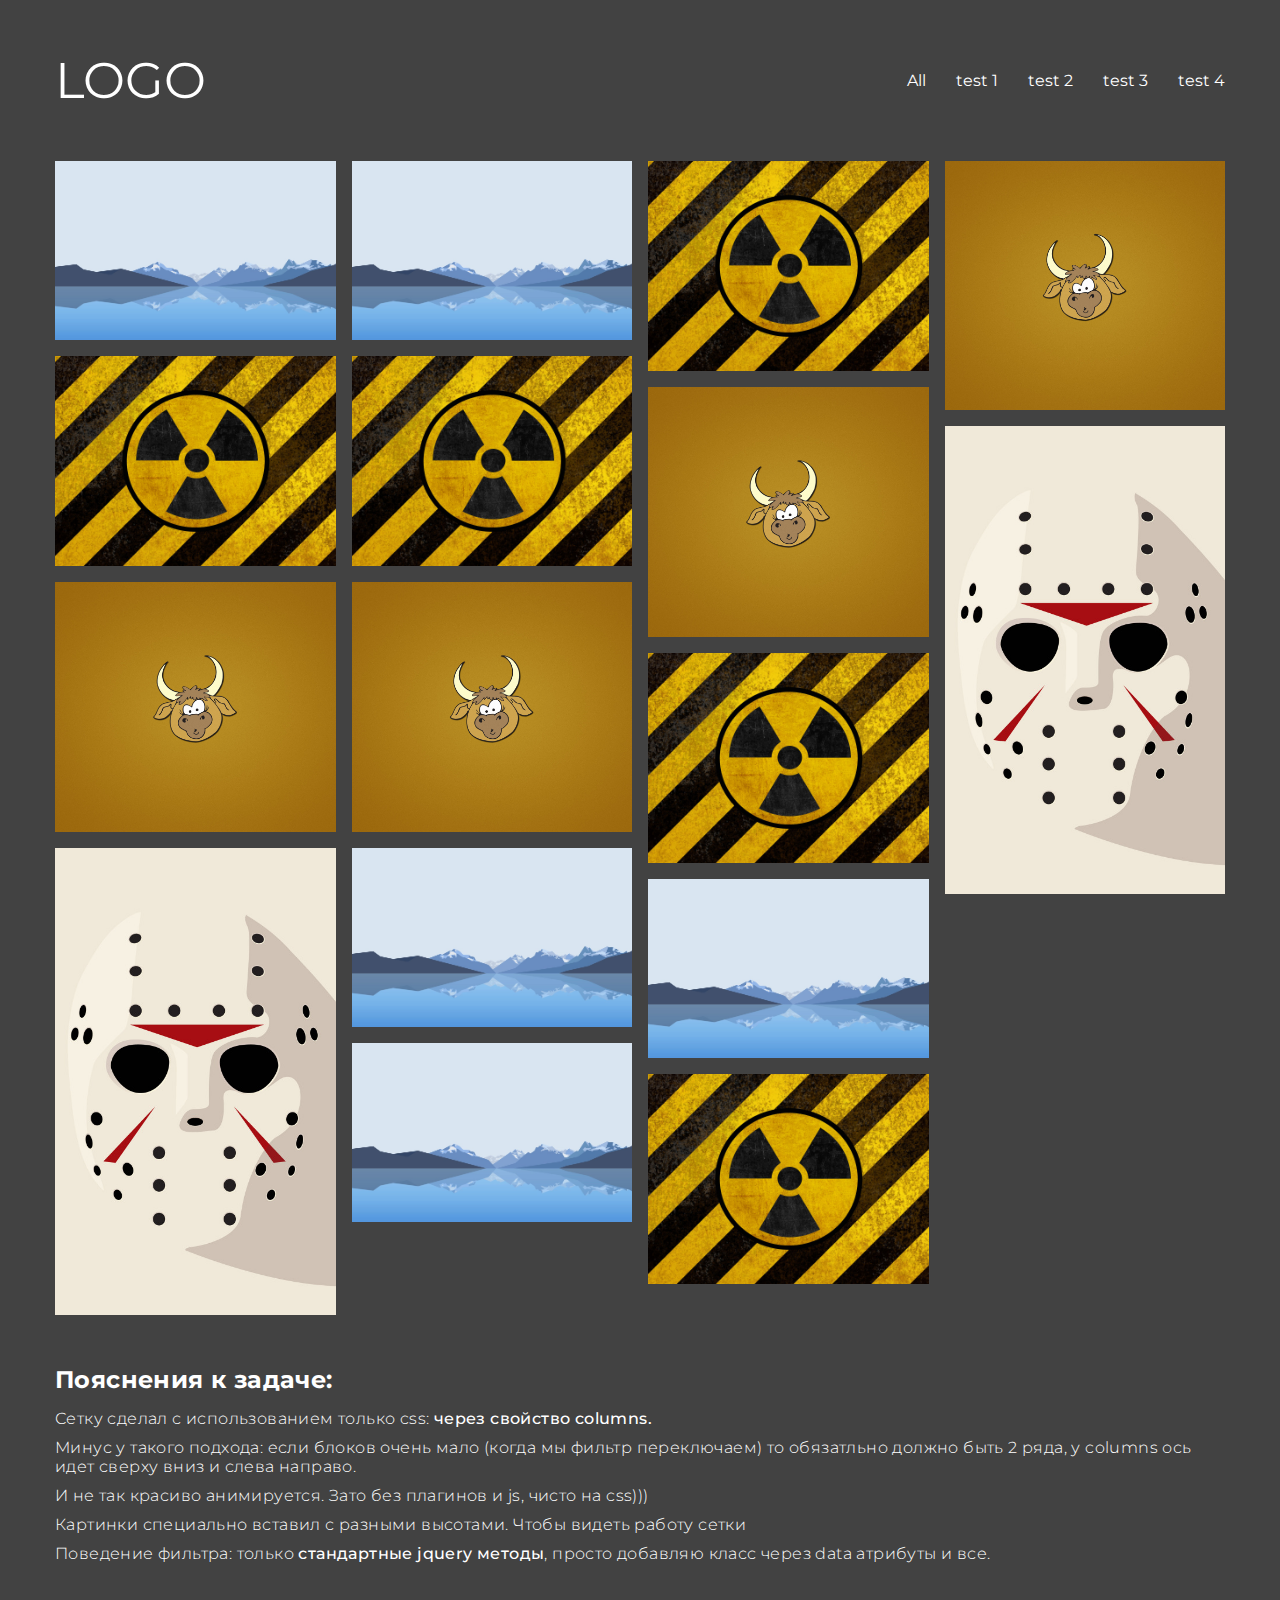
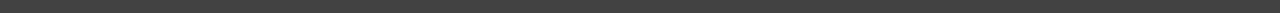
<file: task1.html>
<!DOCTYPE html>
<html>

<head>
    <meta charset='UTF-8'>
    <meta name='viewport' content='width=device-width,user-scalable=no'>
    <title>Задание 1</title>

    <link rel="icon" href="favicon.ico" type="image/x-icon" />
    <link rel="shortcut icon" href="favicon.ico" type="image/x-icon" />

    <link rel='stylesheet' type='text/css' href='css/style.css'>

</head>

<body>
    <div class="pageWrapper">
        <header class="header">
            <div class="container">
                <div class="headerContent">
                    <div class="logo">
                        <a href="#"></a>
                        <span class="logoText">Logo</span>
                    </div>
                    <nav class="menu">
                        <ul>
                            <li><a href="#" data-filter="all">All</a></li>
                            <li><a href="#" data-filter="test_1">test 1</a></li>
                            <li><a href="#" data-filter="test_2">test 2</a></li>
                            <li><a href="#" data-filter="test_3">test 3</a></li>
                            <li><a href="#" data-filter="test_4">test 4</a></li>
                        </ul>
                    </nav>
                </div>
            </div>

        </header>
        <main class="main">
            <div class="container">
                <div class="filterList">
                    <div class="filterItem" data-filter="test_1"> <img src="img/pic1.jpg" alt="картинка" /> </div>
                    <div class="filterItem" data-filter="test_2"> <img src="img/pic2.jpg" alt="картинка" /> </div>
                    <div class="filterItem" data-filter="test_3"> <img src="img/pic3.jpg" alt="картинка" /> </div>
                    <div class="filterItem" data-filter="test_4"> <img src="img/pic4.jpg" alt="картинка" /> </div>

                    <div class="filterItem" data-filter="test_1"> <img src="img/pic1.jpg" alt="картинка" /> </div>
                    <div class="filterItem" data-filter="test_2"> <img src="img/pic2.jpg" alt="картинка" /> </div>
                    <div class="filterItem" data-filter="test_3"> <img src="img/pic3.jpg" alt="картинка" /> </div>
                    <div class="filterItem" data-filter="test_1"> <img src="img/pic1.jpg" alt="картинка" /> </div>

                    <div class="filterItem" data-filter="test_1"> <img src="img/pic1.jpg" alt="картинка" /> </div>
                    <div class="filterItem" data-filter="test_2"> <img src="img/pic2.jpg" alt="картинка" /> </div>
                    <div class="filterItem" data-filter="test_3"> <img src="img/pic3.jpg" alt="картинка" /> </div>
                    <div class="filterItem" data-filter="test_2"> <img src="img/pic2.jpg" alt="картинка" /> </div>

                    <div class="filterItem" data-filter="test_1"> <img src="img/pic1.jpg" alt="картинка" /> </div>
                    <div class="filterItem" data-filter="test_2"> <img src="img/pic2.jpg" alt="картинка" /> </div>
                    <div class="filterItem" data-filter="test_3"> <img src="img/pic3.jpg" alt="картинка" /> </div>
                    <div class="filterItem" data-filter="test_4"> <img src="img/pic4.jpg" alt="картинка" /> </div>
                </div>
            </div>

        </main>
        <footer class="footer">
            <div class="container">
                <h2 class="caption">Пояснения к задаче:</h2>
                <p>Сетку сделал с использованием только css: <strong>через свойство columns.</strong></p>
                <p>Минус у такого подхода: eсли блоков очень мало (когда мы фильтр переключаем) то
                    обязатльно должно быть 2 ряда, у columns ось идет сверху вниз и слева направо. </p>
                <p>И не так красиво анимируется. Зато без плагинов и js, чисто на css)))</p>
                <p>Картинки специально вставил с разными высотами. Чтобы видеть работу сетки</p>
                <p>Поведение фильтра: только <strong>стандартные jquery методы</strong>, просто добавляю класс через
                    data атрибуты и все. </p>
            </div>
        </footer>
    </div>
</body>

<script type='text/javascript' src='js/jquery-3.6.4.min.js'></script>
<script type='text/javascript' src='js/scripts.js'></script>

</html>
</file>
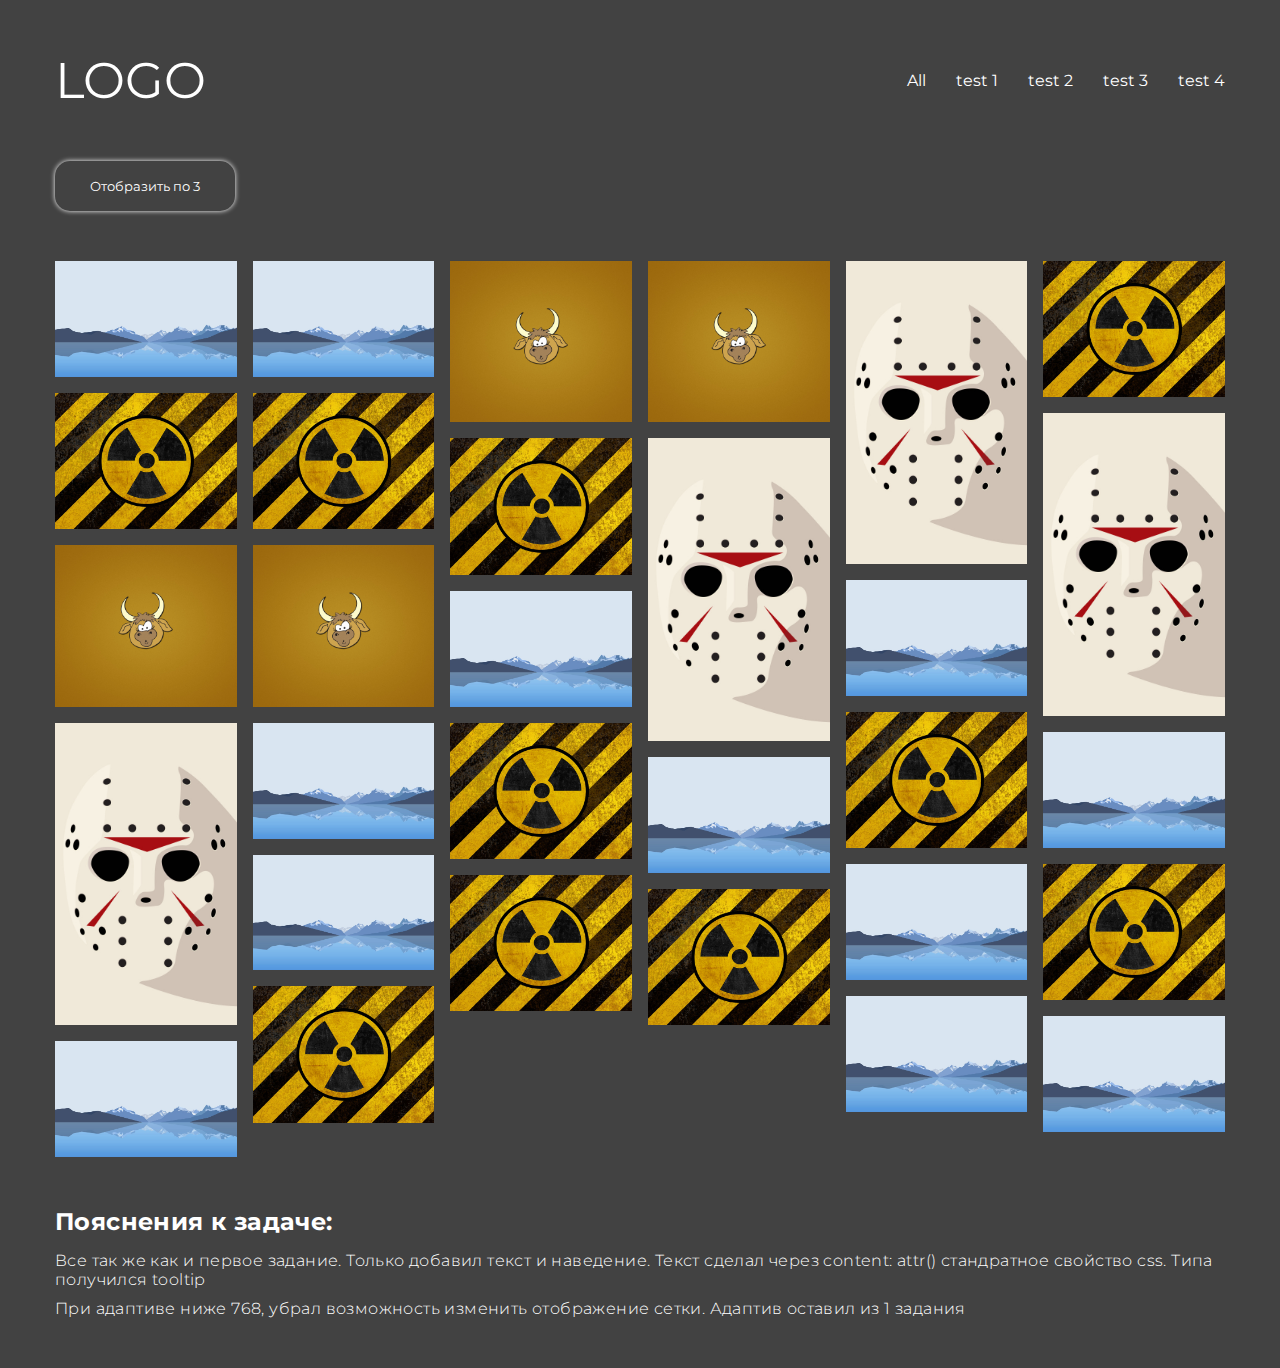
<file: task2.html>
<!DOCTYPE html>
<html>

<head>
        <meta charset='UTF-8'>
        <meta name='viewport' content='width=device-width,user-scalable=no'>
        <title>Задание 2</title>

        <link rel="icon" href="favicon.ico" type="image/x-icon" />
        <link rel="shortcut icon" href="favicon.ico" type="image/x-icon" />

        <link rel='stylesheet' type='text/css' href='css/style.css'>

</head>

<body>
        <div class="pageWrapper">
                <header class="header">
                        <div class="container">
                                <div class="headerContent">
                                        <div class="logo">
                                                <a href="#"></a>
                                                <span class="logoText">Logo</span>
                                        </div>
                                        <nav class="menu">
                                                <ul>
                                                        <li><a href="#" data-filter="all">All</a></li>
                                                        <li><a href="#" data-filter="test_1">test 1</a></li>
                                                        <li><a href="#" data-filter="test_2">test 2</a></li>
                                                        <li><a href="#" data-filter="test_3">test 3</a></li>
                                                        <li><a href="#" data-filter="test_4">test 4</a></li>
                                                </ul>
                                        </nav>
                                </div>
                        </div>

                </header>
                <main class="main">
                        <div class="container">
                                <div class="controls">
                                        <button class="btn">Отобразить по <span class="count">3</span></button>
                                </div>
                                <div class="filterList task2">
                                        <div class="filterItem" data-filter="test_1"
                                                data-title="Какой то текст несколько слов"> <img src="img/pic1.jpg"
                                                        alt="картинка" /> </div>
                                        <div class="filterItem" data-filter="test_2"
                                                data-title="Какой то текст несколько слов"> <img src="img/pic2.jpg"
                                                        alt="картинка" /> </div>
                                        <div class="filterItem" data-filter="test_3"
                                                data-title="Какой то текст несколько слов"> <img src="img/pic3.jpg"
                                                        alt="картинка" /> </div>
                                        <div class="filterItem" data-filter="test_4"
                                                data-title="Какой то текст несколько слов"> <img src="img/pic4.jpg"
                                                        alt="картинка" /> </div>

                                        <div class="filterItem" data-filter="test_1"
                                                data-title="Какой то текст несколько слов"> <img src="img/pic1.jpg"
                                                        alt="картинка" /> </div>
                                        <div class="filterItem" data-filter="test_1"
                                                data-title="Какой то текст несколько слов"> <img src="img/pic1.jpg"
                                                        alt="картинка" /> </div>
                                        <div class="filterItem" data-filter="test_2"
                                                data-title="Какой то текст несколько слов"> <img src="img/pic2.jpg"
                                                        alt="картинка" /> </div>
                                        <div class="filterItem" data-filter="test_3"
                                                data-title="Какой то текст несколько слов"> <img src="img/pic3.jpg"
                                                        alt="картинка" /> </div>
                                        <div class="filterItem" data-filter="test_1"
                                                data-title="Какой то текст несколько слов"> <img src="img/pic1.jpg"
                                                        alt="картинка" /> </div>

                                        <div class="filterItem" data-filter="test_1"
                                                data-title="Какой то текст несколько слов"> <img src="img/pic1.jpg"
                                                        alt="картинка" /> </div>
                                        <div class="filterItem" data-filter="test_2"
                                                data-title="Какой то текст несколько слов"> <img src="img/pic2.jpg"
                                                        alt="картинка" /> </div>
                                        <div class="filterItem" data-filter="test_3"
                                                data-title="Какой то текст несколько слов"> <img src="img/pic3.jpg"
                                                        alt="картинка" /> </div>
                                        <div class="filterItem" data-filter="test_2"
                                                data-title="Какой то текст несколько слов"> <img src="img/pic2.jpg"
                                                        alt="картинка" /> </div>

                                        <div class="filterItem" data-filter="test_1"
                                                data-title="Какой то текст несколько слов"> <img src="img/pic1.jpg"
                                                        alt="картинка" /> </div>
                                        <div class="filterItem" data-filter="test_2"
                                                data-title="Какой то текст несколько слов"> <img src="img/pic2.jpg"
                                                        alt="картинка" /> </div>
                                        <div class="filterItem" data-filter="test_2"
                                                data-title="Какой то текст несколько слов"> <img src="img/pic2.jpg"
                                                        alt="картинка" /> </div>
                                        <div class="filterItem" data-filter="test_3"
                                                data-title="Какой то текст несколько слов"> <img src="img/pic3.jpg"
                                                        alt="картинка" /> </div>
                                        <div class="filterItem" data-filter="test_4"
                                                data-title="Какой то текст несколько слов"> <img src="img/pic4.jpg"
                                                        alt="картинка" /> </div>

                                        <div class="filterItem" data-filter="test_1"
                                                data-title="Какой то текст несколько слов"> <img src="img/pic1.jpg"
                                                        alt="картинка" /> </div>
                                        <div class="filterItem" data-filter="test_2"
                                                data-title="Какой то текст несколько слов"> <img src="img/pic2.jpg"
                                                        alt="картинка" /> </div>
                                        <div class="filterItem" data-filter="test_4"
                                                data-title="Какой то текст несколько слов"> <img src="img/pic4.jpg"
                                                        alt="картинка" /> </div>

                                        <div class="filterItem" data-filter="test_1"
                                                data-title="Какой то текст несколько слов"> <img src="img/pic1.jpg"
                                                        alt="картинка" /> </div>
                                        <div class="filterItem" data-filter="test_2"
                                                data-title="Какой то текст несколько слов"> <img src="img/pic2.jpg"
                                                        alt="картинка" /> </div>
                                        <div class="filterItem" data-filter="test_1"
                                                data-title="Какой то текст несколько слов"> <img src="img/pic1.jpg"
                                                        alt="картинка" /> </div>

                                        <div class="filterItem" data-filter="test_1"
                                                data-title="Какой то текст несколько слов"> <img src="img/pic1.jpg"
                                                        alt="картинка" /> </div>
                                        <div class="filterItem" data-filter="test_2"
                                                data-title="Какой то текст несколько слов"> <img src="img/pic2.jpg"
                                                        alt="картинка" /> </div>
                                        <div class="filterItem" data-filter="test_4"
                                                data-title="Какой то текст несколько слов"> <img src="img/pic4.jpg"
                                                        alt="картинка" /> </div>

                                        <div class="filterItem" data-filter="test_1"
                                                data-title="Какой то текст несколько слов"> <img src="img/pic1.jpg"
                                                        alt="картинка" /> </div>
                                        <div class="filterItem" data-filter="test_2"
                                                data-title="Какой то текст несколько слов"> <img src="img/pic2.jpg"
                                                        alt="картинка" /> </div>
                                        <div class="filterItem" data-filter="test_1"
                                                data-title="Какой то текст несколько слов"> <img src="img/pic1.jpg"
                                                        alt="картинка" /> </div>
                                </div>
                        </div>
                </main>
                <footer class="footer">
                        <div class="container">
                                <h2 class="caption">Пояснения к задаче:</h2>
                                <p>Все так же как и первое задание. Только добавил текст и наведение. Текст сделал через
                                        content: attr()
                                        стандратное свойство css. Типа получился tooltip</p>

                                <p>При адаптиве ниже 768, убрал возможность изменить отображение сетки. Адаптив оставил
                                        из 1 задания</p>
                        </div>
                </footer>
        </div>
</body>

<script type='text/javascript' src='js/jquery-3.6.4.min.js'></script>
<script type='text/javascript' src='js/scripts.js'></script>

</html>
</file>
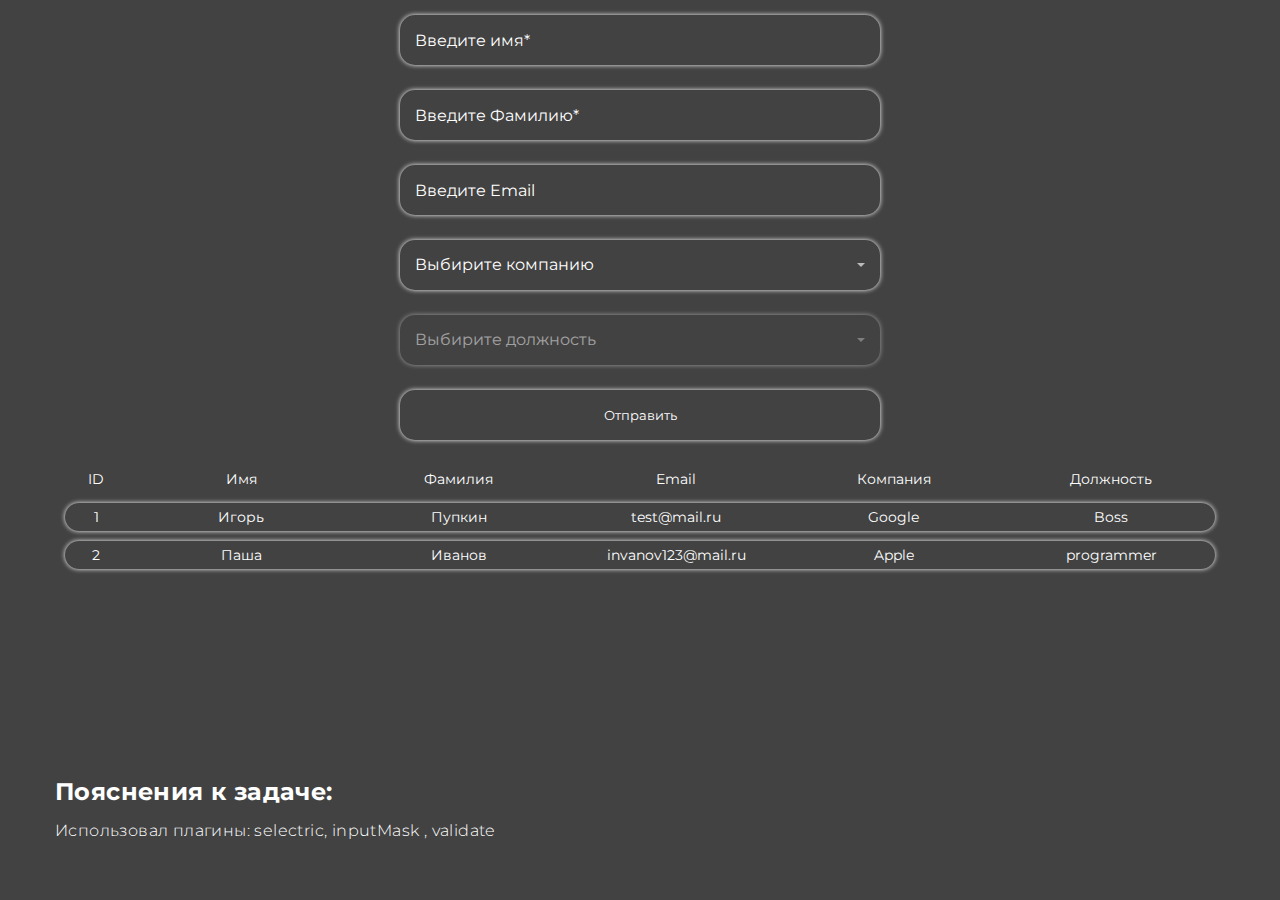
<file: task3.html>
<!DOCTYPE html>
<html>

<head>
    <meta charset='UTF-8'>
    <meta name='viewport' content='width=device-width,user-scalable=no'>
    <title>Задание 3</title>

    <link rel="icon" href="favicon.ico" type="image/x-icon" />
    <link rel="shortcut icon" href="favicon.ico" type="image/x-icon" />

    <link rel='stylesheet' type='text/css' href='css/selectric.css'>
    <link rel='stylesheet' type='text/css' href='css/style.css'>

</head>

<body>
    <div class="pageWrapper">
        <main class="main">
            <div class="container">
                <form action="" class="form">
                    <div class="inputWrapper">
                        <input type="text" name="firstName" placeholder="Введите имя*" class="required" />
                    </div>
                    <div class="inputWrapper">
                        <input type="text" name="lastName" placeholder="Введите Фамилию*" class="required" />
                    </div>
                    <div class="inputWrapper">
                        <input id="emailInput" type="text" name="email" placeholder="Введите Email" />
                    </div>
                    <div class="inputWrapper">
                        <select id="selectCompany" class="selectric" name="company" required>
                            <option disabled selected="selected" value="0">Выбирите компанию</option>
                            <option value="Google" data-id-company='r1'>Google</option>
                            <option value="Apple" data-id-company='r2'>Apple</option>
                        </select>
                    </div>
                    <div class="inputWrapper">
                        <select id="selectPosition" class="selectric" name="position" required disabled>
                            <option disabled selected="selected" value="0">Выбирите должность</option>
                            <optgroup label="Google" id="r1">
                                <option value="Дизайнер" class="r1">Дизайнер</option>
                                <option value="Frontend разработчик" class="r1">Frontend разработчик </option>
                                <option value="Backend разработчик" class="r1">Backend разработчик</option>
                            </optgroup>
                            <optgroup label="Apple" id="r2">
                                <option value="IOS разработчик" class="r2">IOS разработчик</option>
                                <option value="CEO" class="r2">CEO</option>
                            </optgroup>
                        </select>
                    </div>
                    <button class="btn" type="submit">Отправить</button>
                </form>

                <div class="table">
                    <div class="thead">
                        <div class="th">ID </div>
                        <div class="th">Имя </div>
                        <div class="th">Фамилия </div>
                        <div class="th">Email </div>
                        <div class="th">Компания </div>
                        <div class="th">Должность </div>
                    </div>
                    <div class="tbody">
                        <div class="tr">
                            <div class="td" data-mobile-title="ID">1</div>
                            <div class="td" data-mobile-title="Имя">Игорь</div>
                            <div class="td" data-mobile-title="Фамилия">Пупкин</div>
                            <div class="td" data-mobile-title="Email">test@mail.ru</div>
                            <div class="td" data-mobile-title="Компания">Google</div>
                            <div class="td" data-mobile-title="Должность">Boss</div>
                        </div>
                        <div class="tr">
                            <div class="td" data-mobile-title="ID">2</div>
                            <div class="td" data-mobile-title="Имя">Паша</div>
                            <div class="td" data-mobile-title="Фамилия">Иванов</div>
                            <div class="td" data-mobile-title="Email">invanov123@mail.ru</div>
                            <div class="td" data-mobile-title="Компания">Apple</div>
                            <div class="td" data-mobile-title="Должность">programmer </div>
                        </div>
                    </div>
                </div>
            </div>
        </main>

        <footer class="footer">
            <div class="container">
                <h2 class="caption">Пояснения к задаче:</h2>
                <p>
                    Использовал плагины: selectric, inputMask , validate
                </p>
                <p>

                </p>
            </div>
        </footer>
    </div>
</body>

<script type='text/javascript' src='js/jquery-3.6.4.min.js'></script>
<script type='text/javascript' src='js/jquery.selectric.min.js'></script>
<script type='text/javascript' src='js/jquery.inputmask.min.js'></script>
<script type='text/javascript' src='js/jquery.validate.min.js'></script>
<script type='text/javascript' src='js/scripts.js'></script>

</html>
</file>
<file: css/style.css>
@import url("https://fonts.googleapis.com/css2?family=Montserrat:wght@300;400;500;600;700;800;900&display=swap");
*,
*:before,
*:after {
  -webkit-box-sizing: border-box;
  -moz-box-sizing: border-box;
  box-sizing: border-box;
  -webkit-text-size-adjust: 100%;
  -moz-text-size-adjust: 100%;
  -ms-text-size-adjust: 100%;
}

html,
body {
  -webkit-box-sizing: border-box;
  -moz-box-sizing: border-box;
  box-sizing: border-box;
  height: 100%;
  -webkit-text-size-adjust: 100%;
  -moz-text-size-adjust: 100%;
  -ms-text-size-adjust: 100%;
}

body {
  margin: 0 auto;
  padding: 0px;
  -webkit-outline: none;
  outline: none;
  position: relative;
  min-width: 320px;
  max-height: 1000000px;
  min-height: 100vh;
  text-decoration-skip: objects;
  -webkit-font-smoothing: antialiased;
  -webkit-tap-highlight-color: transparent;
}

:focus,
:active,
:hover,
:link {
  -webkit-tap-highlight-color: rgba(0, 0, 0, 0) !important;
  -webkit-focus-ring-color: rgba(0, 0, 0, 0) !important;
  -webkit-outline: none;
  outline: none;
}

ul,
ol {
  list-style-position: inside;
  list-style-type: none;
  padding: 0;
  margin: 0;
  text-align: left;
}

li {
  height: auto;
}

h1,
h2,
h3,
h4,
h5,
h6,
p {
  margin: 0;
}

iframe {
  display: block;
  border: none;
}

img {
  display: block;
  border: none;
  max-width: 100%;
}

textarea {
  white-space: pre-wrap;
  resize: none;
}

button,
select {
  display: block;
  padding: 0;
  border: none;
  -webkit-border-radius: 0;
  -moz-border-radius: 0;
  -ms-border-radius: 0;
  border-radius: 0;
  font-family: inherit;
  background-color: transparent;
  -webkit-appearance: none;
  -moz-appearance: none;
  appearance: none;
  -webkit-box-shadow: none;
  -moz-box-shadow: none;
  box-shadow: none;
  text-transform: none;
}

button {
  width: auto;
  cursor: pointer;
}

button::-moz-focus-inner,
[type=button]::-moz-focus-inner,
[type=reset]::-moz-focus-inner,
[type=submit]::-moz-focus-inner {
  border: none;
  padding: 0;
}

[type=search],
button:-moz-focusring,
[type=button]:-moz-focusring,
[type=reset]:-moz-focusring,
[type=submit]:-moz-focusring {
  -webkit-outline: none;
  outline: none;
}

[type=search]::-webkit-search-decoration,
::-webkit-file-upload-button {
  -webkit-appearance: none;
  -moz-appearance: none;
  appearance: none;
}

[hidden],
::-ms-clear,
area {
  display: none;
}

fieldset {
  border: none;
  margin: 0;
  padding: 0;
}

legend {
  display: block;
  padding: 0;
}

menu,
dir {
  list-style: none;
  margin: 0;
  padding: 0;
}

::-webkit-input-placeholder {
  color: inherit;
}

:-ms-input-placeholder {
  color: inherit;
}

::-moz-input-placeholder {
  color: inherit;
}

::-moz-placeholder {
  color: inherit;
}

:-moz-placeholder {
  color: inherit;
}

a {
  background-color: transparent;
  color: inherit;
  text-decoration: none;
  -webkit-outline: none;
  outline: none;
}

[type=date]::-webkit-inner-spin-button {
  display: none;
}

[type=date]::-webkit-calendar-picker-indicator {
  opacity: 0;
}

body {
  width: 100%;
  max-width: 2560px;
  margin: 0 auto;
  font-family: "Montserrat", sans-serif;
  background-color: #424242;
  color: #fff;
}

a {
  -webkit-transition: all 0.3s;
  -moz-transition: all 0.3s;
  -o-transition: all 0.3s;
  transition: all 0.3s;
}

b,
strong {
  color: inherit;
  font-weight: bold;
}

::selection {
  color: #fff;
  background-color: #000000;
  -webkit-text-fill-color: #fff;
}

input,
textarea,
button {
  font-family: "Montserrat", sans-serif;
}

input,
button {
  -webkit-appearance: none;
  -moz-appearance: none;
  appearance: none;
}

.container {
  width: 100%;
  max-width: 1200px;
  padding: 0 15px;
  margin: 0 auto;
}

.pageWrapper {
  display: flex;
  flex-direction: column;
  min-height: 100vh;
}
.pageWrapper .footer {
  margin-top: auto;
}

.logo {
  position: relative;
  -webkit-transition: color 0.3s;
  -moz-transition: color 0.3s;
  -o-transition: color 0.3s;
  transition: color 0.3s;
  font-size: 50px;
}
.logo > a {
  display: block;
  position: absolute;
  left: 0;
  top: 0;
  width: 100%;
  height: 100%;
  overflow: hidden;
  text-indent: 200%;
  white-space: nowrap;
  cursor: pointer;
  z-index: 5;
}
.logo .logoText {
  text-transform: uppercase;
}
.logo:hover {
  color: #00ffff;
}

input {
  width: 100%;
  height: 50px;
  border: 0;
  -webkit-box-shadow: 0px 0px 5px #fff;
  -moz-box-shadow: 0px 0px 5px #fff;
  box-shadow: 0px 0px 5px #fff;
  -webkit-border-radius: 15px;
  -moz-border-radius: 15px;
  -ms-border-radius: 15px;
  border-radius: 15px;
  background-color: #424242;
  color: #fff;
  padding: 0 15px;
  font-size: 16px;
}

.selectric {
  background: transparent;
  width: 100%;
  height: 50px;
  border: 0;
  -webkit-box-shadow: 0px 0px 5px #fff;
  -moz-box-shadow: 0px 0px 5px #fff;
  box-shadow: 0px 0px 5px #fff;
  -webkit-border-radius: 15px;
  -moz-border-radius: 15px;
  -ms-border-radius: 15px;
  border-radius: 15px;
  background-color: #424242;
}
.selectric .label {
  color: #fff;
  padding: 6px 15px;
  margin: 0;
  height: 100%;
  font-size: 16px;
  font-family: "Montserrat", sans-serif;
}
.selectric .button {
  background: transparent;
  height: 100%;
}

.selectric-items {
  background: transparent;
  -webkit-box-shadow: 0px 0px 5px #fff;
  -moz-box-shadow: 0px 0px 5px #fff;
  box-shadow: 0px 0px 5px #fff;
  -webkit-border-radius: 15px;
  -moz-border-radius: 15px;
  -ms-border-radius: 15px;
  border-radius: 15px;
  background-color: #424242;
}
.selectric-items .selectric-group {
  display: none;
}
.selectric-items .selectric-group .selectric-group-label {
  color: #fff;
  font-size: 16px;
}
.selectric-items li {
  color: #fff;
  font-size: 16px;
}
.selectric-items li.disabled {
  color: #00ffff !important;
}

.table {
  display: table;
  width: 100%;
  border-spacing: 10px;
}
.table .thead {
  display: table-row-group;
}
.table .tbody {
  display: table-row-group;
}
.table .tr {
  display: table-row;
  -webkit-box-shadow: 0px 0px 5px #fff;
  -moz-box-shadow: 0px 0px 5px #fff;
  box-shadow: 0px 0px 5px #fff;
  -webkit-border-radius: 15px;
  -moz-border-radius: 15px;
  -ms-border-radius: 15px;
  border-radius: 15px;
}
.table .td,
.table .th {
  display: table-cell;
  vertical-align: middle;
  padding: 5px 10px;
  width: 16.6666666667%;
  word-break: break-word;
  font-size: 14px;
  text-align: center;
}
.table .td:first-child,
.table .th:first-child {
  width: 5%;
}

label.error {
  position: absolute;
  left: 0;
  top: 100%;
  font-size: 14px;
  color: #ff7a7a;
  display: block;
  -webkit-transition: all 0.3s;
  -moz-transition: all 0.3s;
  -o-transition: all 0.3s;
  transition: all 0.3s;
}
label.error + * {
  margin-top: 25px;
}

@keyframes animHideFilterItem {
  to {
    opacity: 0;
    width: 0;
    margin: 0;
    padding: 0;
  }
}
.header {
  padding: 50px 0;
}

.headerContent {
  display: flex;
  justify-content: space-between;
  align-items: center;
  flex-wrap: wrap;
}

.menu ul {
  display: flex;
  flex-wrap: wrap;
  margin: 0 -15px;
}
.menu li {
  margin: 0 15px;
}
.menu a {
  -webkit-transition: color 0.3s;
  -moz-transition: color 0.3s;
  -o-transition: color 0.3s;
  transition: color 0.3s;
}
.menu a.active, .menu a:hover {
  color: #00ffff;
}

.filterList {
  margin: 0 auto;
  -moz-columns: 4;
  columns: 4;
  gap: 1em;
  -webkit-transition: all 0.3s;
  -moz-transition: all 0.3s;
  -o-transition: all 0.3s;
  transition: all 0.3s;
}
.filterList.task2 {
  -moz-columns: 6;
  columns: 6;
}
.filterList.task2 .filterItem:hover::before {
  opacity: 0.55;
}
.filterList.task2 .filterItem:hover::after {
  opacity: 1;
}
.filterList.column-3 {
  -moz-columns: 3;
  columns: 3;
}

.filterList > * {
  margin-bottom: 1em;
}

.filterItem {
  position: relative;
  display: flex;
  align-items: center;
  justify-content: center;
}
.filterItem:after {
  content: "";
  display: block;
  position: absolute;
  -webkit-transition: all 0.3s;
  -moz-transition: all 0.3s;
  -o-transition: all 0.3s;
  transition: all 0.3s;
  content: attr(data-title);
  text-transform: uppercase;
  color: #fff;
  background-color: #000;
  padding: 5px;
  margin: auto 10px;
  opacity: 0;
  -webkit-transition: opacity 0.3s;
  -moz-transition: opacity 0.3s;
  -o-transition: opacity 0.3s;
  transition: opacity 0.3s;
  -webkit-border-radius: 20px;
  -moz-border-radius: 20px;
  -ms-border-radius: 20px;
  border-radius: 20px;
  text-align: center;
  font-size: 12px;
}
.filterItem:before {
  content: "";
  display: block;
  position: absolute;
  -webkit-transition: all 0.3s;
  -moz-transition: all 0.3s;
  -o-transition: all 0.3s;
  transition: all 0.3s;
  background-color: #000;
  width: 100%;
  height: 100%;
  opacity: 0;
  -webkit-transition: opacity 0.3s;
  -moz-transition: opacity 0.3s;
  -o-transition: opacity 0.3s;
  transition: opacity 0.3s;
}
.filterItem.hide {
  animation-name: animHideFilterItem;
  animation-duration: 0.4s;
  animation-fill-mode: forwards;
}
.filterItem img {
  object-fit: cover;
  object-position: center;
}

.footer {
  padding: 50px 0;
  font-weight: 300;
  letter-spacing: 0.025em;
}
.footer .caption + * {
  margin-top: 15px;
}
.footer strong {
  font-weight: 500;
}
.footer p + p {
  margin-top: 10px;
}

.controls {
  padding-bottom: 50px;
}
.controls .btn {
  min-width: 180px;
  width: auto;
  margin: 0;
}

.form {
  padding: 15px 0;
  max-width: 480px;
  margin-left: auto;
  margin-right: auto;
}
.form .inputWrapper {
  position: relative;
}
.form .inputWrapper + .inputWrapper, .form .inputWrapper + .btn {
  margin-top: 25px;
}
.btn {
  cursor: pointer;
  width: 100%;
  height: 50px;
  text-align: center;
  padding: 5px;
  border: 0;
  -webkit-box-shadow: 0px 0px 5px #fff;
  -moz-box-shadow: 0px 0px 5px #fff;
  box-shadow: 0px 0px 5px #fff;
  -webkit-transition: all 0.3s;
  -moz-transition: all 0.3s;
  -o-transition: all 0.3s;
  transition: all 0.3s;
  -webkit-border-radius: 15px;
  -moz-border-radius: 15px;
  -ms-border-radius: 15px;
  border-radius: 15px;
  background-color: #424242;
  color: #fff;
}
.btn:hover {
  color: #424242;
  background-color: #fff;
  -webkit-box-shadow: none;
  -moz-box-shadow: none;
  box-shadow: none;
}

@media (max-width: 1149px) {
  .table {
    display: block;
    margin-top: 25px;
  }
  .table .thead {
    display: none;
  }
  .table .tbody {
    width: 100%;
    display: flex;
    justify-content: center;
    flex-wrap: wrap;
  }
  .table .tbody .tr {
    display: flex;
    flex-wrap: wrap;
    width: 100%;
  }
  .table .tbody .tr + .tr {
    margin-top: 25px;
  }
  .table .tbody .tr .td {
    display: flex;
    flex-direction: column;
    justify-content: center;
    align-items: center;
    width: 33.3333333333%;
    padding: 15px 5px;
  }
  .table .tbody .tr .td:before {
    content: "";
    display: block;
    position: absolute;
    -webkit-transition: all 0.3s;
    -moz-transition: all 0.3s;
    -o-transition: all 0.3s;
    transition: all 0.3s;
    content: attr(data-mobile-title);
    position: relative;
    display: block;
    width: 100%;
    text-align: center;
    font-weight: 600;
    margin-bottom: 5px;
    font-size: 16px;
  }
  .table .td {
    display: block;
  }
}
@media (max-width: 767px) {
  .headerContent {
    flex-direction: column;
  }
  .menu {
    margin-top: 25px;
  }
  .filterList {
    columns: 2;
  }
  .filterList.task2 {
    columns: 2;
  }
  .controls {
    display: none;
  }
  .table .tbody .tr .td {
    width: 50%;
  }
}
@media (max-width: 479px) {
  .menu {
    width: 100%;
  }
  .menu ul {
    justify-content: space-between;
    max-width: 320px;
    margin: 0 auto;
  }
  .menu li {
    margin: 0;
  }
  .filterList {
    columns: 1;
  }
}

/*# sourceMappingURL=style.css.map */
</file>
<file: css/selectric.css>
/*======================================
  Selectric v1.13.0
======================================*/

.selectric-wrapper {
  position: relative;
  cursor: pointer;
}

.selectric-responsive {
  width: 100%;
}

.selectric {
  border: 1px solid #DDD;
  border-radius: 0px;
  background: #F8F8F8;
  position: relative;
  overflow: hidden;
}

.selectric .label {
  display: block;
  white-space: nowrap;
  overflow: hidden;
  text-overflow: ellipsis;
  margin: 0 38px 0 10px;
  font-size: 12px;
  line-height: 38px;
  color: #444;
  height: 38px;
  -webkit-user-select: none;
     -moz-user-select: none;
      -ms-user-select: none;
          user-select: none;
}

.selectric .button {
  display: block;
  position: absolute;
  right: 0;
  top: 0;
  width: 38px;
  height: 38px;
  line-height: 38px;
  background-color: #F8f8f8;
  color: #BBB;
  text-align: center;
  font: 0/0 a;
  *font: 20px/38px Lucida Sans Unicode, Arial Unicode MS, Arial;
}

.selectric .button:after {
  content: " ";
  position: absolute;
  top: 0;
  right: 0;
  bottom: 0;
  left: 0;
  margin: auto;
  width: 0;
  height: 0;
  border: 4px solid transparent;
  border-top-color: #BBB;
  border-bottom: none;
}

.selectric-focus .selectric {
  border-color: #aaaaaa;
}

.selectric-hover .selectric {
  border-color: #c4c4c4;
}

.selectric-hover .selectric .button {
  color: #a2a2a2;
}

.selectric-hover .selectric .button:after {
  border-top-color: #a2a2a2;
}

.selectric-open {
  z-index: 9999;
}

.selectric-open .selectric {
  border-color: #c4c4c4;
}

.selectric-open .selectric-items {
  display: block;
}

.selectric-disabled {
  filter: alpha(opacity=50);
  opacity: 0.5;
  cursor: default;
  -webkit-user-select: none;
     -moz-user-select: none;
      -ms-user-select: none;
          user-select: none;
}

.selectric-hide-select {
  position: relative;
  overflow: hidden;
  width: 0;
  height: 0;
}

.selectric-hide-select select {
  position: absolute;
  left: -100%;
}

.selectric-hide-select.selectric-is-native {
  position: absolute;
  width: 100%;
  height: 100%;
  z-index: 10;
}

.selectric-hide-select.selectric-is-native select {
  position: absolute;
  top: 0;
  left: 0;
  right: 0;
  height: 100%;
  width: 100%;
  border: none;
  z-index: 1;
  box-sizing: border-box;
  opacity: 0;
}

.selectric-input {
  position: absolute !important;
  top: 0 !important;
  left: 0 !important;
  overflow: hidden !important;
  clip: rect(0, 0, 0, 0) !important;
  margin: 0 !important;
  padding: 0 !important;
  width: 1px !important;
  height: 1px !important;
  outline: none !important;
  border: none !important;
  *font: 0/0 a !important;
  background: none !important;
}

.selectric-temp-show {
  position: absolute !important;
  visibility: hidden !important;
  display: block !important;
}

/* Items box */
.selectric-items {
  display: none;
  position: absolute;
  top: 100%;
  left: 0;
  background: #F8F8F8;
  border: 1px solid #c4c4c4;
  z-index: -1;
  box-shadow: 0 0 10px -6px;
}

.selectric-items .selectric-scroll {
  height: 100%;
  overflow: auto;
}

.selectric-above .selectric-items {
  top: auto;
  bottom: 100%;
}

.selectric-items ul, .selectric-items li {
  list-style: none;
  padding: 0;
  margin: 0;
  font-size: 12px;
  line-height: 20px;
  min-height: 20px;
}

.selectric-items li {
  display: block;
  padding: 10px;
  color: #666;
  cursor: pointer;
}

.selectric-items li.selected {
  background: #E0E0E0;
  color: #444;
}

.selectric-items li.highlighted {
  background: #D0D0D0;
  color: #444;
}

.selectric-items li:hover {
  background: #D5D5D5;
  color: #444;
}

.selectric-items .disabled {
  filter: alpha(opacity=50);
  opacity: 0.5;
  cursor: default !important;
  background: none !important;
  color: #666 !important;
  -webkit-user-select: none;
     -moz-user-select: none;
      -ms-user-select: none;
          user-select: none;
}

.selectric-items .selectric-group .selectric-group-label {
  font-weight: bold;
  padding-left: 10px;
  cursor: default;
  -webkit-user-select: none;
     -moz-user-select: none;
      -ms-user-select: none;
          user-select: none;
  background: none;
  color: #444;
}

.selectric-items .selectric-group.disabled li {
  filter: alpha(opacity=100);
  opacity: 1;
}

.selectric-items .selectric-group li {
  padding-left: 25px;
}
</file>
